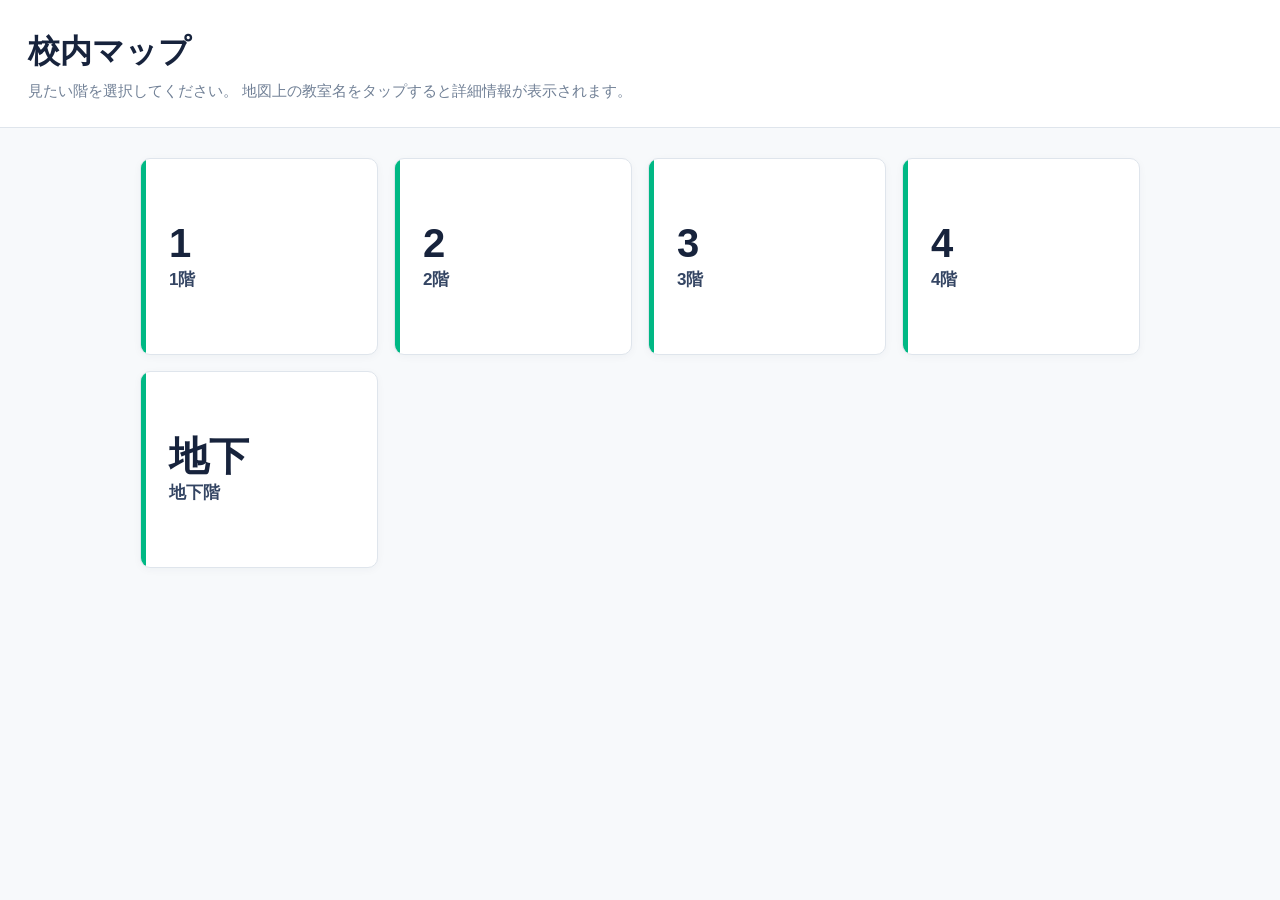
<file: index.html>
<!DOCTYPE html>
<html lang="ja">

<head>
    <meta charset="UTF-8">

    <meta
        name="viewport"
        content="width=device-width, initial-scale=1.0"
    >

    <title>校内マップ</title>

    <link rel="stylesheet" href="style.css">
</head>

<body>

    <header class="header">

        <h1>校内マップ</h1>

        <p>
            見たい階を選択してください。
            地図上の教室名をタップすると詳細情報が表示されます。
        </p>

    </header>

<main class="floor-menu">

    <a href="floor1.html" class="floor-card">
        <span>1</span>
        <strong>1階</strong>
    </a>

    <a href="floor2.html" class="floor-card">
        <span>2</span>
        <strong>2階</strong>
    </a>

    <a href="floor3.html" class="floor-card">
        <span>3</span>
        <strong>3階</strong>
    </a>

    <a href="floor4.html" class="floor-card">
        <span>4</span>
        <strong>4階</strong>
    </a>

    <a href="floor地下.html" class="floor-card">
        <span>地下</span>
        <strong>地下階</strong>
    </a>

</main>
</body>

</html>
</file>
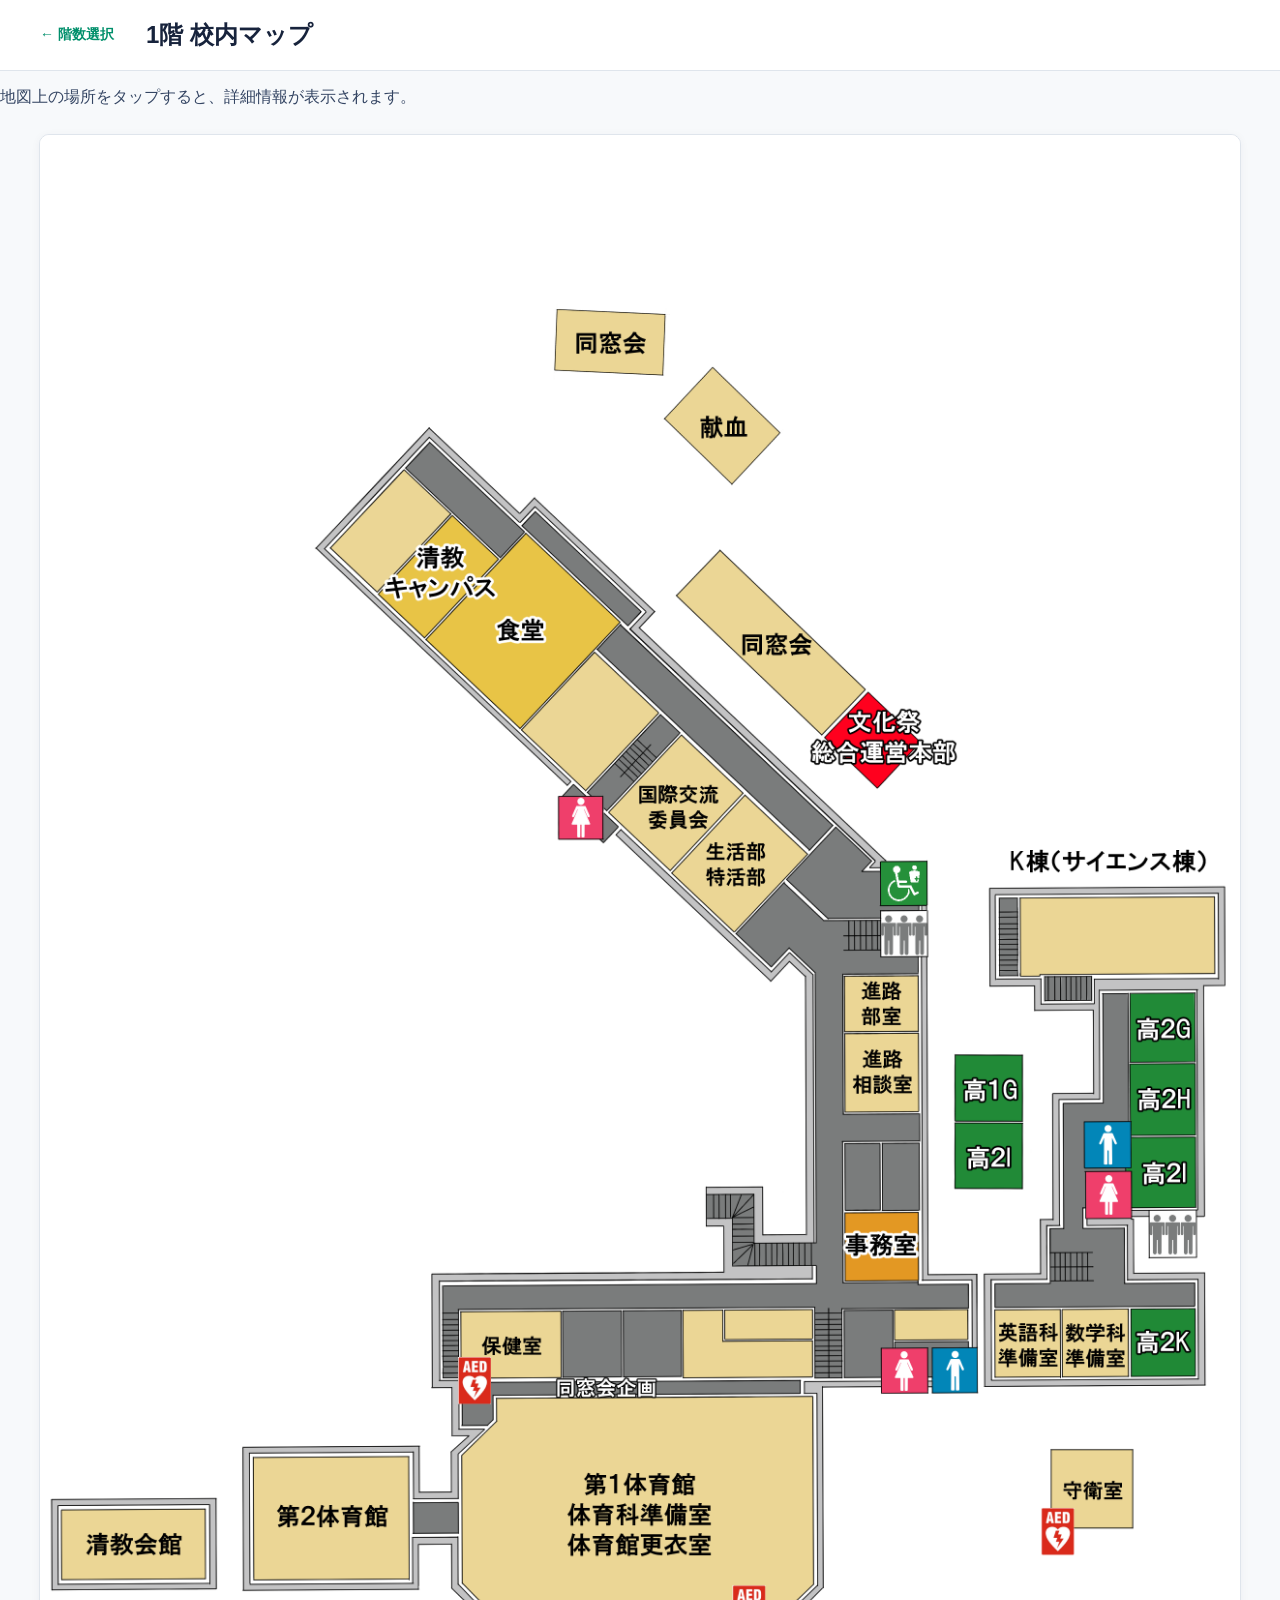
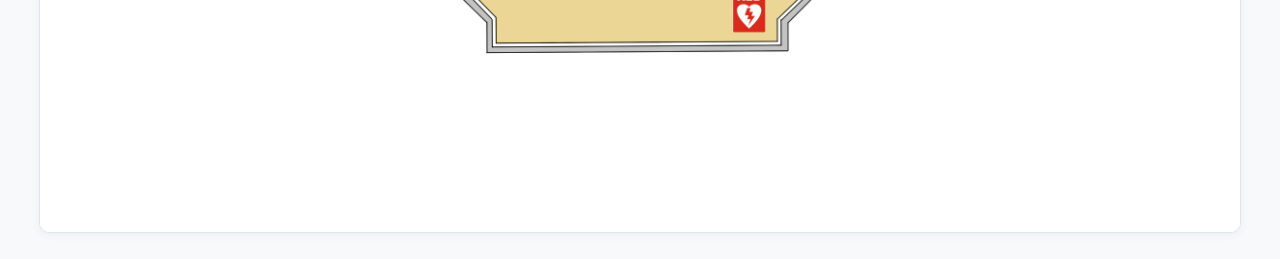
<file: floor1.html>
<!DOCTYPE html>
<html lang="ja">

<head>

    <meta charset="UTF-8">

    <meta
        name="viewport"
        content="width=device-width, initial-scale=1.0"
    >

    <title>1階 校内マップ</title>

    <link rel="stylesheet" href="style.css">

</head>


<body>

    <header class="map-header">

        <a
            href="index.html"
            class="back-button"
        >
            ← 階数選択
        </a>


        <h1>1階 校内マップ</h1>

    </header>


    <main>

    <p class="map-guide">
        地図上の場所をタップすると、詳細情報が表示されます。
    </p>

    <div class="map-container">
            <!--
                1階のマップ画像

                images/floor1.png
                をここに置いてください。
            -->

            <img
                src="floor1.png"
                class="map-image"
                alt="1階 校内マップ"
            >


            <!--
                JavaScriptがここに
                タップ領域を自動生成します。
            -->

            <div id="map-buttons"></div>

        </div>

    </main>


    <!-- ==========================
         ポップアップ
         ========================== -->

    <div
        id="popup-overlay"
        class="popup-overlay"
    >

        <div
            class="popup"
            role="dialog"
            aria-modal="true"
        >

            <button
                id="close-button"
                class="close-button"
                aria-label="閉じる"
            >
                ×
            </button>


            <div class="popup-content">

                <div
                    id="popup-category"
                    class="popup-category"
                ></div>


                <h2 id="popup-title"></h2>
                <img
                    id="popup-image"
                    class="popup-image"
                    alt=""
                >

                <p
                    id="popup-description"
                    class="popup-description"
                ></p>


                <div class="popup-details">

                    <div class="detail">

                        <span class="detail-label">
                            📍 場所
                        </span>

                        <span id="popup-location">
                        </span>

                    </div>


                    <div class="detail">

                        <span class="detail-label">
                            🕐 利用時間
                        </span>

                        <span id="popup-time">
                        </span>

                    </div>

                </div>

            </div>

        </div>

    </div>


<script src="script.js?v=3"></script>

</body>

</html>
</file>
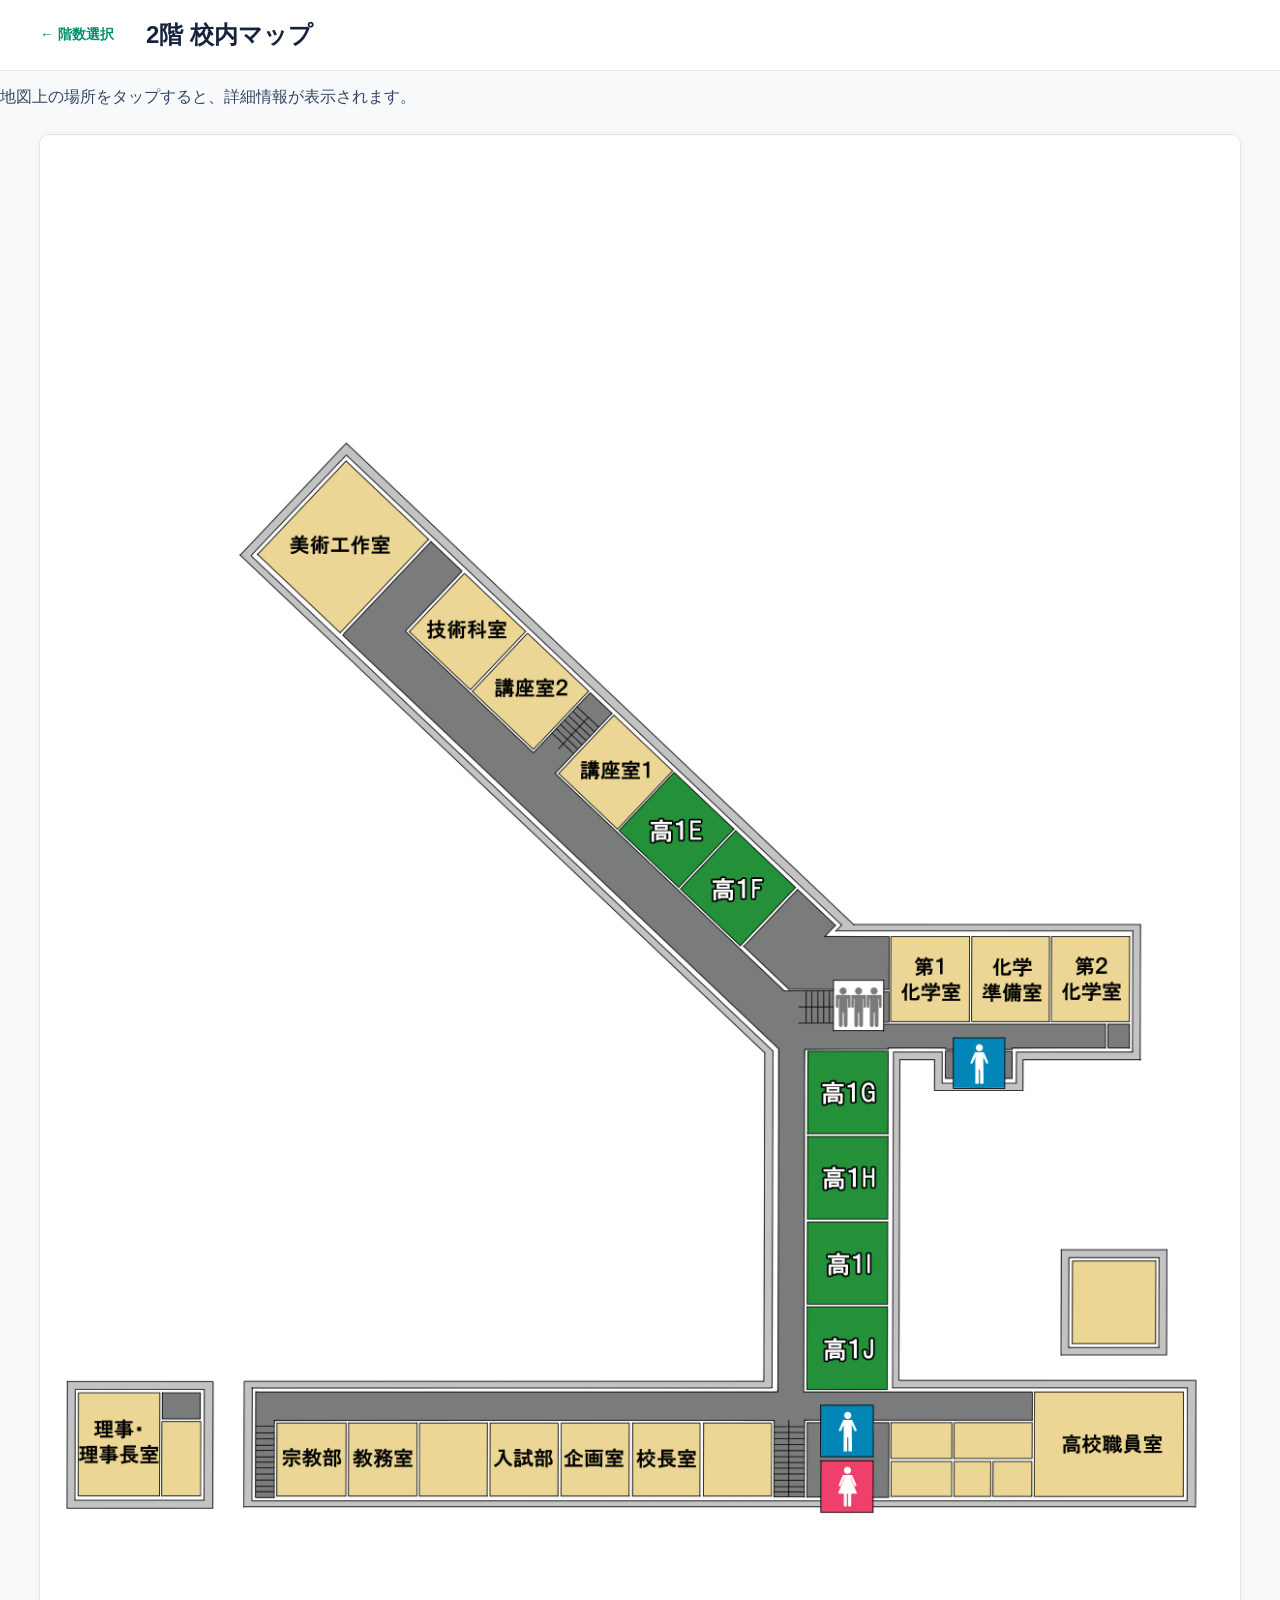
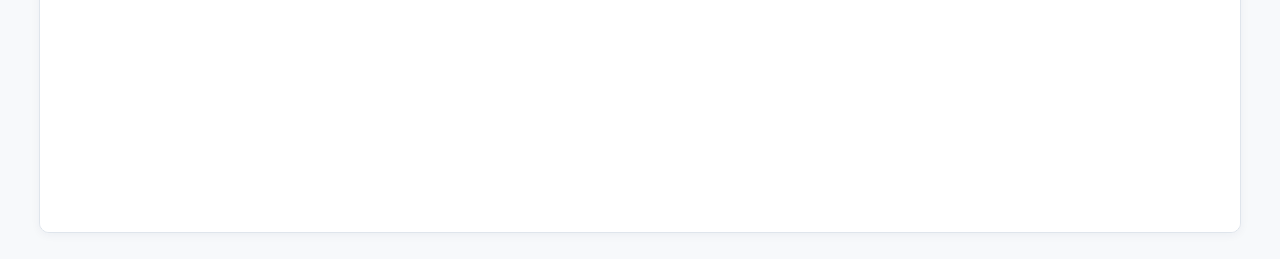
<file: floor2.html>
<!DOCTYPE html>
<html lang="ja">

<head>

    <meta charset="UTF-8">

    <meta
        name="viewport"
        content="width=device-width, initial-scale=1.0"
    >

    <title>2階 校内マップ</title>

    <link rel="stylesheet" href="style.css">

</head>


<body>

    <header class="map-header">

        <a
            href="index.html"
            class="back-button"
        >
            ← 階数選択
        </a>


        <h1>2階 校内マップ</h1>

    </header>


    <main>

    <p class="map-guide">
        地図上の場所をタップすると、詳細情報が表示されます。
    </p>

    <div class="map-container">

            <!--
                2階のマップ画像

                images/floor2.png
                をここに置いてください。
            -->

            <img
                src="floor2.png"
                class="map-image"
                alt="2階 校内マップ"
            >


            <!--
                JavaScriptがここに
                タップ領域を自動生成します。
            -->

            <div id="map-buttons"></div>

        </div>

    </main>


    <!-- ==========================
         ポップアップ
         ========================== -->

    <div
        id="popup-overlay"
        class="popup-overlay"
    >

        <div
            class="popup"
            role="dialog"
            aria-modal="true"
        >

            <button
                id="close-button"
                class="close-button"
                aria-label="閉じる"
            >
                ×
            </button>


            <div class="popup-content">

                <div
                    id="popup-category"
                    class="popup-category"
                ></div>


                <h2 id="popup-title"></h2>
                <img
                    id="popup-image"
                    class="popup-image"
                    alt=""
                >


                <p
                    id="popup-description"
                    class="popup-description"
                ></p>


                <div class="popup-details">

                    <div class="detail">

                        <span class="detail-label">
                            📍 場所
                        </span>

                        <span id="popup-location">
                        </span>

                    </div>


                    <div class="detail">

                        <span class="detail-label">
                            🕐 利用時間
                        </span>

                        <span id="popup-time">
                        </span>

                    </div>

                </div>

            </div>

        </div>

    </div>


    <script src="script.js?v=3"></script>

</body>

</html>
</file>
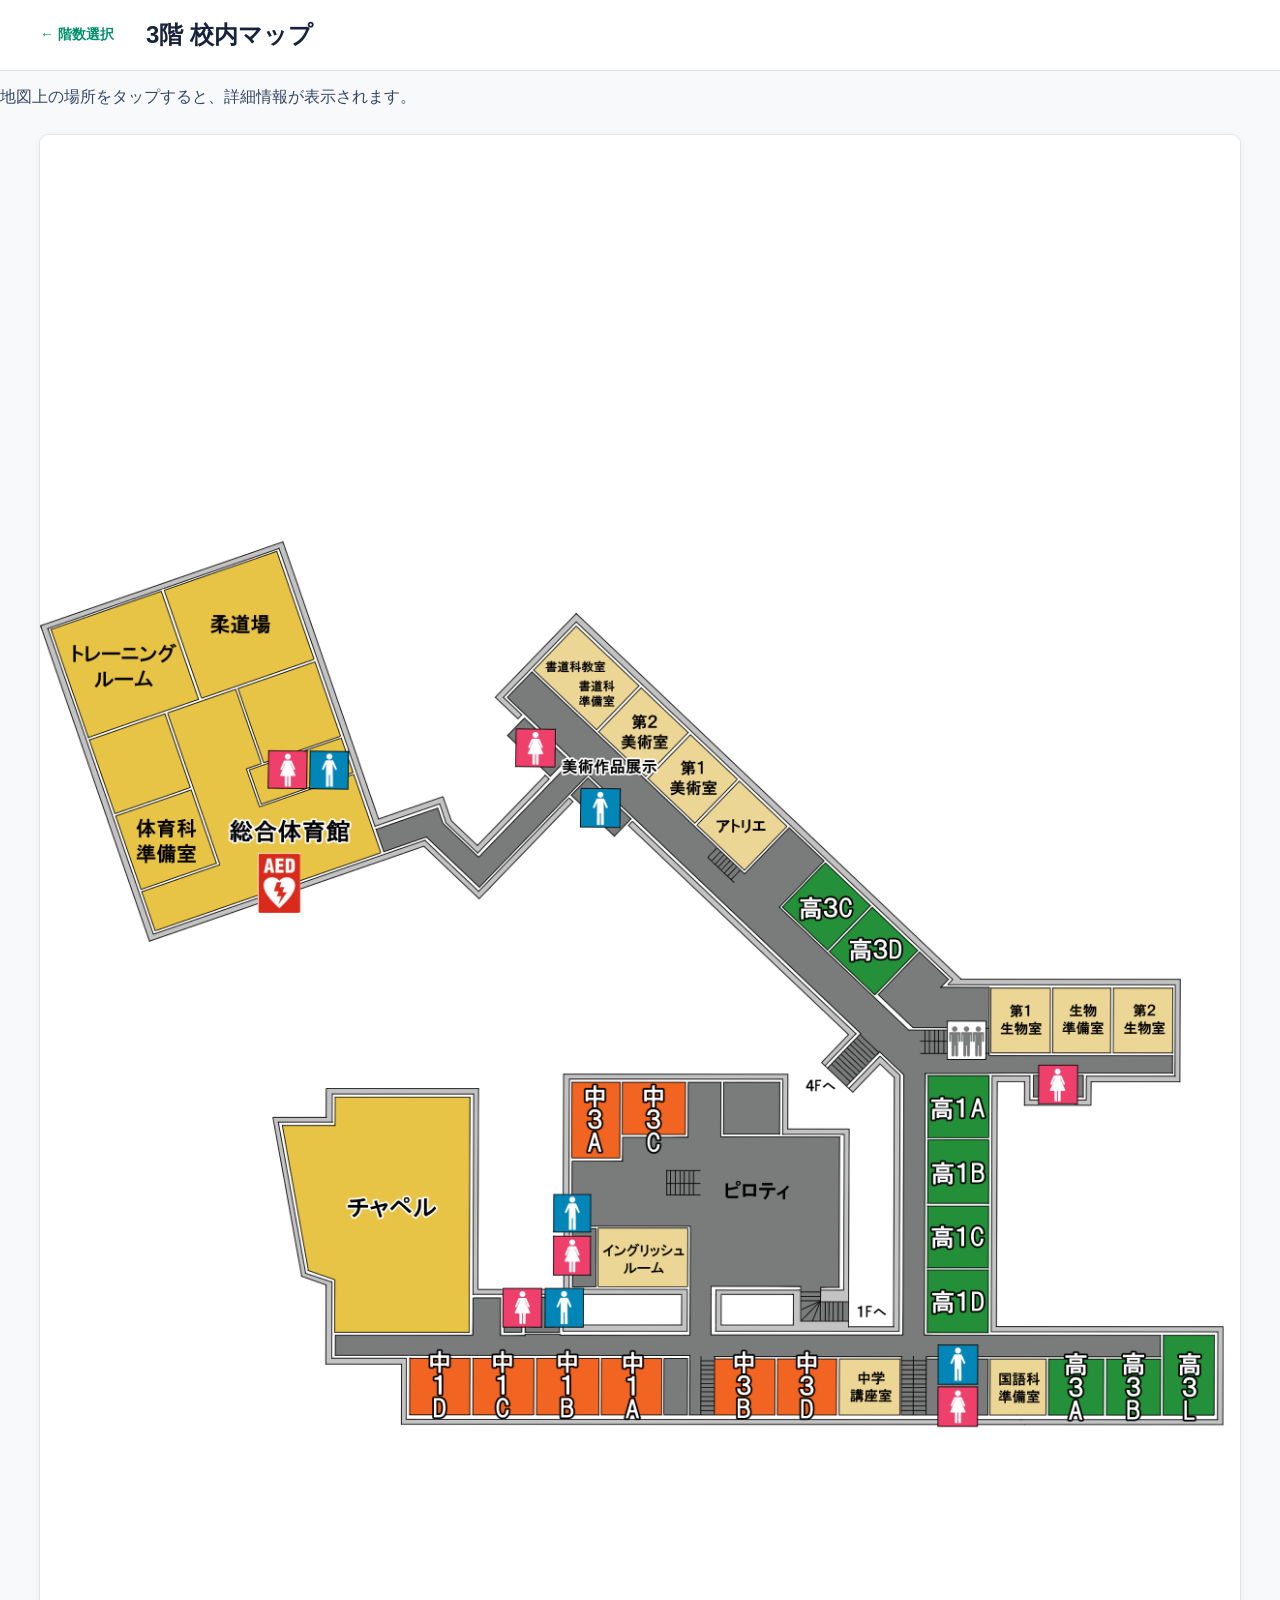
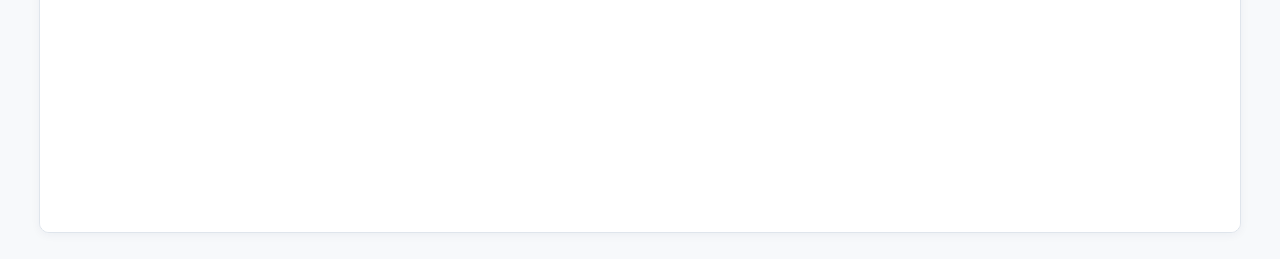
<file: floor3.html>
<!DOCTYPE html>
<html lang="ja">

<head>

    <meta charset="UTF-8">

    <meta
        name="viewport"
        content="width=device-width, initial-scale=1.0"
    >

    <title>3階 校内マップ</title>

    <link rel="stylesheet" href="style.css">

</head>


<body>

    <header class="map-header">

        <a
            href="index.html"
            class="back-button"
        >
            ← 階数選択
        </a>


        <h1>3階 校内マップ</h1>

    </header>


    <main>

    <p class="map-guide">
        地図上の場所をタップすると、詳細情報が表示されます。
    </p>

    <div class="map-container">

            <!--
                3階のマップ画像

                images/floor3.png
                をここに置いてください。
            -->

            <img
                src="floor3.png"
                class="map-image"
                alt="3階 校内マップ"
            >


            <!--
                JavaScriptがここに
                タップ領域を自動生成します。
            -->

            <div id="map-buttons"></div>

        </div>

    </main>


    <!-- ==========================
         ポップアップ
         ========================== -->

    <div
        id="popup-overlay"
        class="popup-overlay"
    >

        <div
            class="popup"
            role="dialog"
            aria-modal="true"
        >

            <button
                id="close-button"
                class="close-button"
                aria-label="閉じる"
            >
                ×
            </button>


            <div class="popup-content">

                <div
                    id="popup-category"
                    class="popup-category"
                ></div>


                <h2 id="popup-title"></h2>
                <img
                    id="popup-image"
                    class="popup-image"
                    alt=""
                >

                <p
                    id="popup-description"
                    class="popup-description"
                ></p>


                <div class="popup-details">

                    <div class="detail">

                        <span class="detail-label">
                            📍 場所
                        </span>

                        <span id="popup-location">
                        </span>

                    </div>


                    <div class="detail">

                        <span class="detail-label">
                            🕐 利用時間
                        </span>

                        <span id="popup-time">
                        </span>

                    </div>

                </div>

            </div>

        </div>

    </div>


    <script src="script.js?v=3"></script>

</body>

</html>
</file>
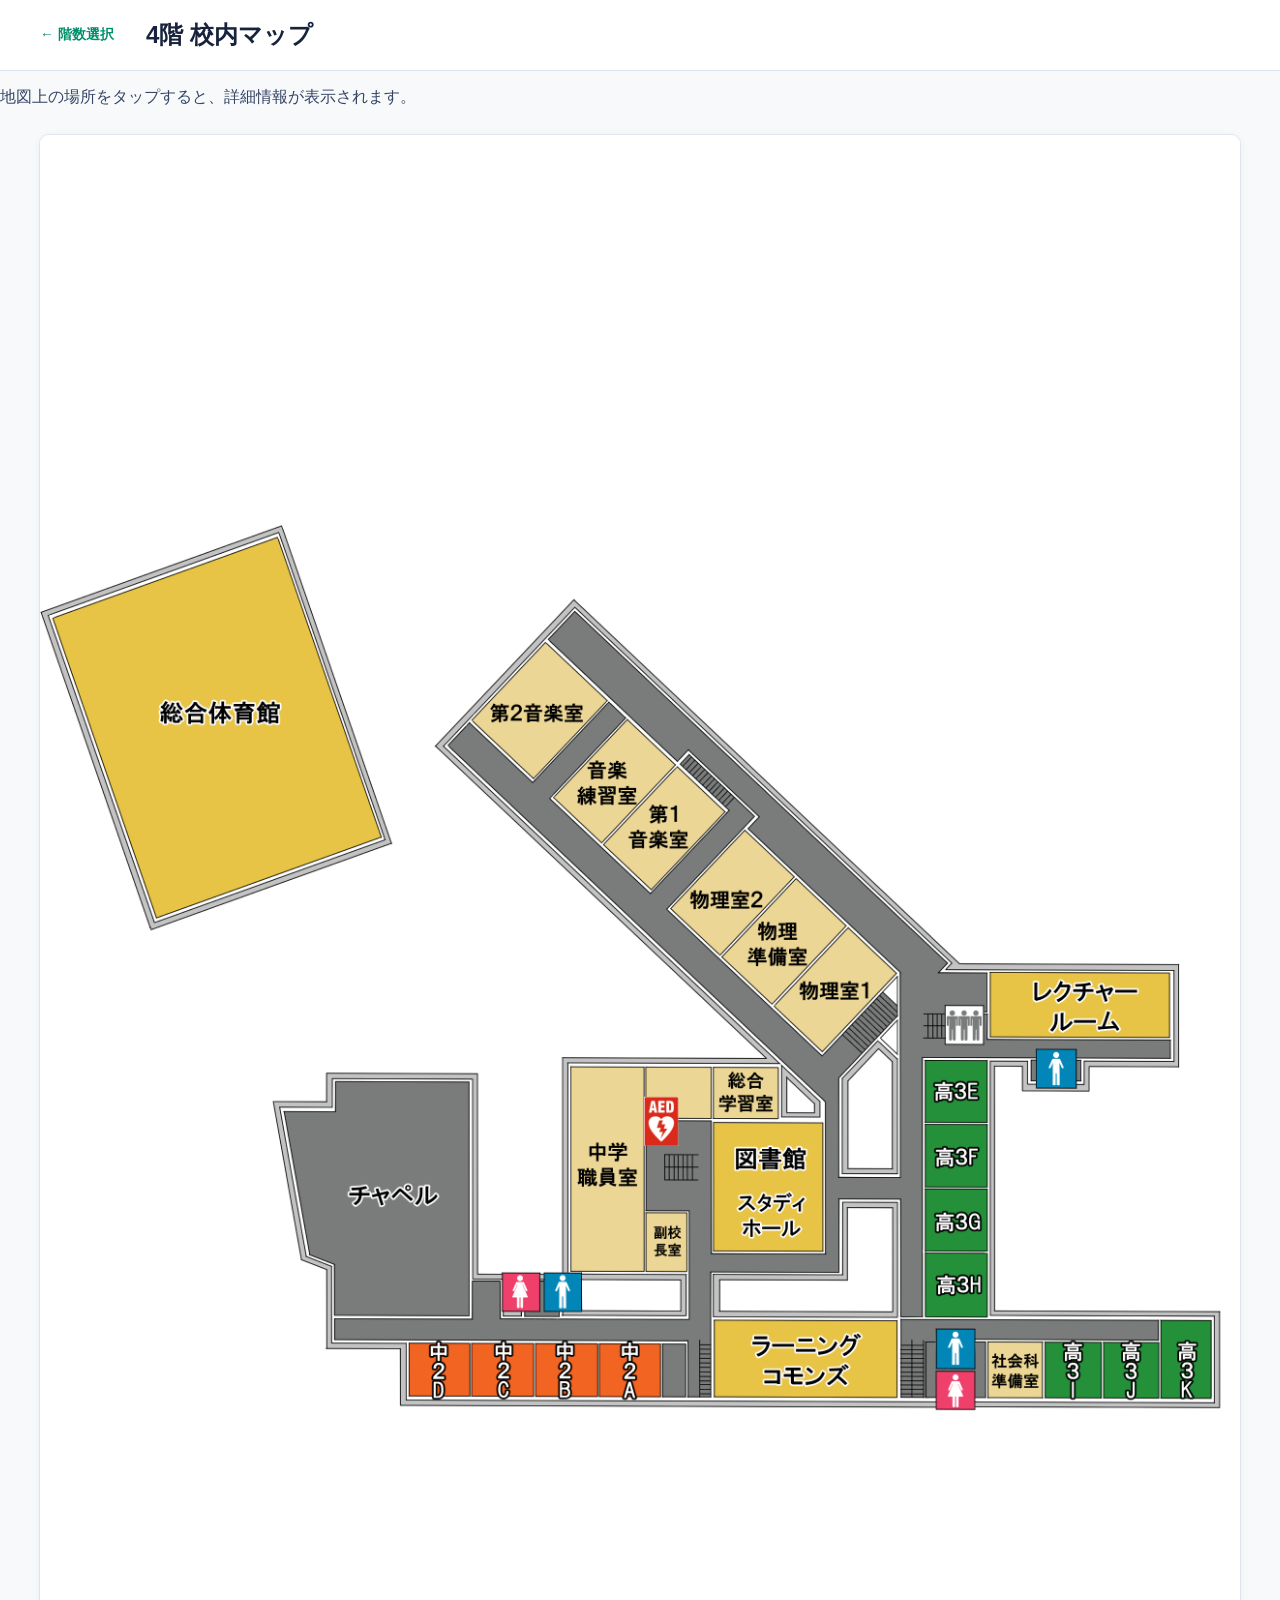
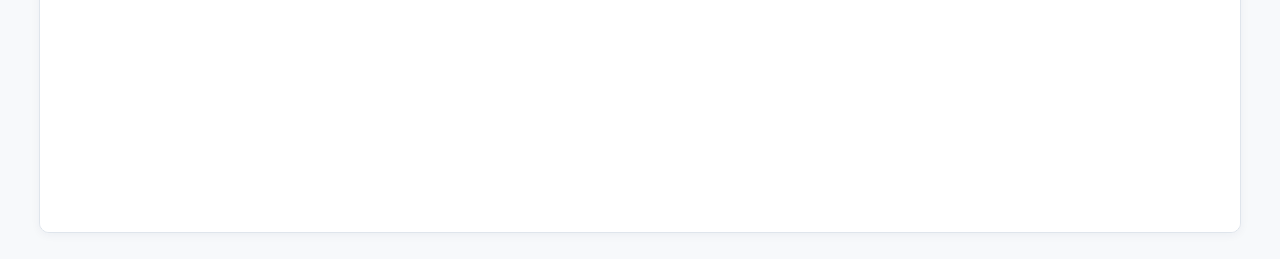
<file: floor4.html>
<!DOCTYPE html>
<html lang="ja">

<head>

    <meta charset="UTF-8">

    <meta
        name="viewport"
        content="width=device-width, initial-scale=1.0"
    >

    <title>4階 校内マップ</title>

    <link rel="stylesheet" href="style.css">

</head>


<body>

    <header class="map-header">

        <a
            href="index.html"
            class="back-button"
        >
            ← 階数選択
        </a>


        <h1>4階 校内マップ</h1>

    </header>


   <main>

    <p class="map-guide">
        地図上の場所をタップすると、詳細情報が表示されます。
    </p>

    <div class="map-container">

            <!--
                4階のマップ画像

                images/floor4.png
                をここに置いてください。
            -->

            <img
                src="floor4.png"
                class="map-image"
                alt="4階 校内マップ"
            >


            <!--
                JavaScriptがここに
                タップ領域を自動生成します。
            -->

            <div id="map-buttons"></div>

        </div>

    </main>


    <!-- ==========================
         ポップアップ
         ========================== -->

    <div
        id="popup-overlay"
        class="popup-overlay"
    >

        <div
            class="popup"
            role="dialog"
            aria-modal="true"
        >

            <button
                id="close-button"
                class="close-button"
                aria-label="閉じる"
            >
                ×
            </button>


            <div class="popup-content">

                <div
                    id="popup-category"
                    class="popup-category"
                ></div>


                <h2 id="popup-title"></h2>

                <img
                    id="popup-image"
                    class="popup-image"
                    alt=""
                >

                <p
                    id="popup-description"
                    class="popup-description"
                ></p>


                <div class="popup-details">

                    <div class="detail">

                        <span class="detail-label">
                            📍 場所
                        </span>

                        <span id="popup-location">
                        </span>

                    </div>


                    <div class="detail">

                        <span class="detail-label">
                            🕐 利用時間
                        </span>

                        <span id="popup-time">
                        </span>

                    </div>

                </div>

            </div>

        </div>

    </div>


    <script src="script.js?v=3"></script>

</body>

</html>
</file>
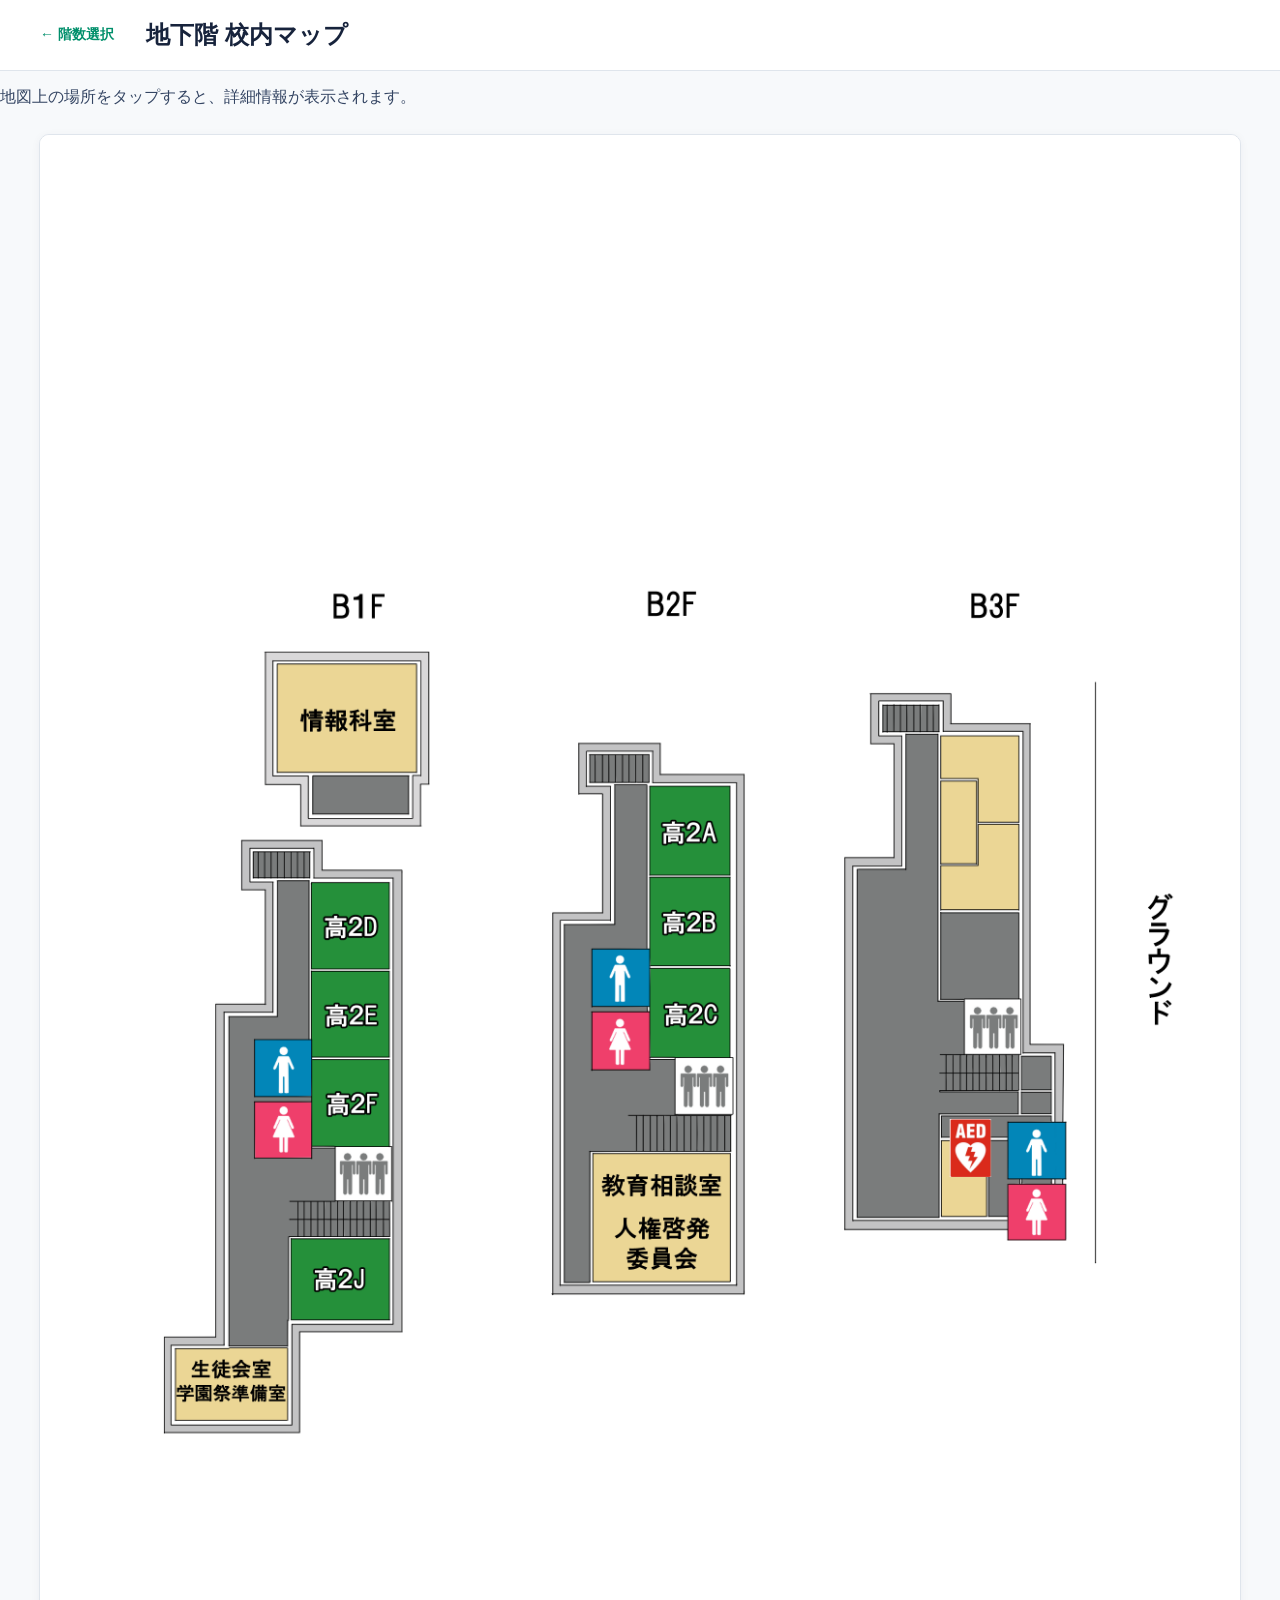
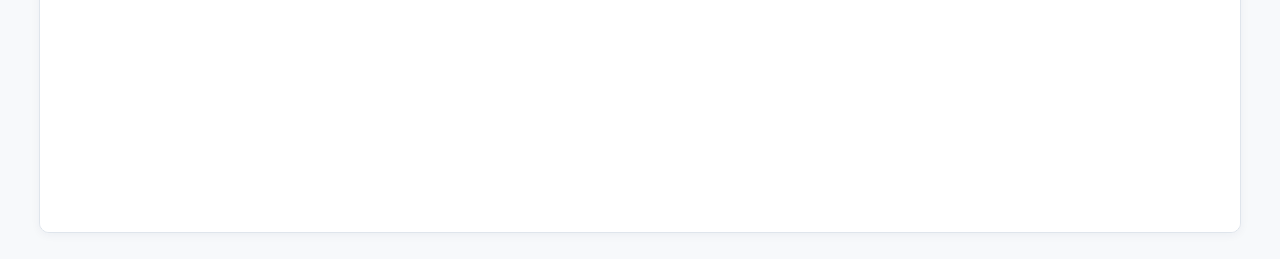
<file: floor地下.html>
<!DOCTYPE html>
<html lang="ja">

<head>

    <meta charset="UTF-8">

    <meta
        name="viewport"
        content="width=device-width, initial-scale=1.0"
    >

    <title>地下階 校内マップ</title>

    <link rel="stylesheet" href="style.css">

</head>


<body>

    <header class="map-header">

        <a
            href="index.html"
            class="back-button"
        >
            ← 階数選択
        </a>


        <h1>地下階 校内マップ</h1>

    </header>


<main>

    <p class="map-guide">
        地図上の場所をタップすると、詳細情報が表示されます。
    </p>

    <div class="map-container">

            <!--
                地下階のマップ画像

                images/floor地下.png
                をここに置いてください。
            -->

            <img
                src="floor地下.png"
                class="map-image"
                alt="地下階 校内マップ"
            >


            <!--
                JavaScriptがここに
                タップ領域を自動生成します。
            -->

            <div id="map-buttons"></div>

        </div>

    </main>


    <!-- ==========================
         ポップアップ
         ========================== -->

    <div
        id="popup-overlay"
        class="popup-overlay"
    >

        <div
            class="popup"
            role="dialog"
            aria-modal="true"
        >

            <button
                id="close-button"
                class="close-button"
                aria-label="閉じる"
            >
                ×
            </button>


            <div class="popup-content">

                <div
                    id="popup-category"
                    class="popup-category"
                ></div>


                <h2 id="popup-title"></h2>
                
                <img
                    id="popup-image"
                    class="popup-image"
                    alt=""
                >
                
                <p
                    id="popup-description"
                    class="popup-description"
                ></p>


                <div class="popup-details">

                    <div class="detail">

                        <span class="detail-label">
                            📍 場所
                        </span>

                        <span id="popup-location">
                        </span>

                    </div>


                    <div class="detail">

                        <span class="detail-label">
                            🕐 利用時間
                        </span>

                        <span id="popup-time">
                        </span>

                    </div>

                </div>

            </div>

        </div>

    </div>


    <script src="script.js?v=3"></script>

</body>

</html>
</file>
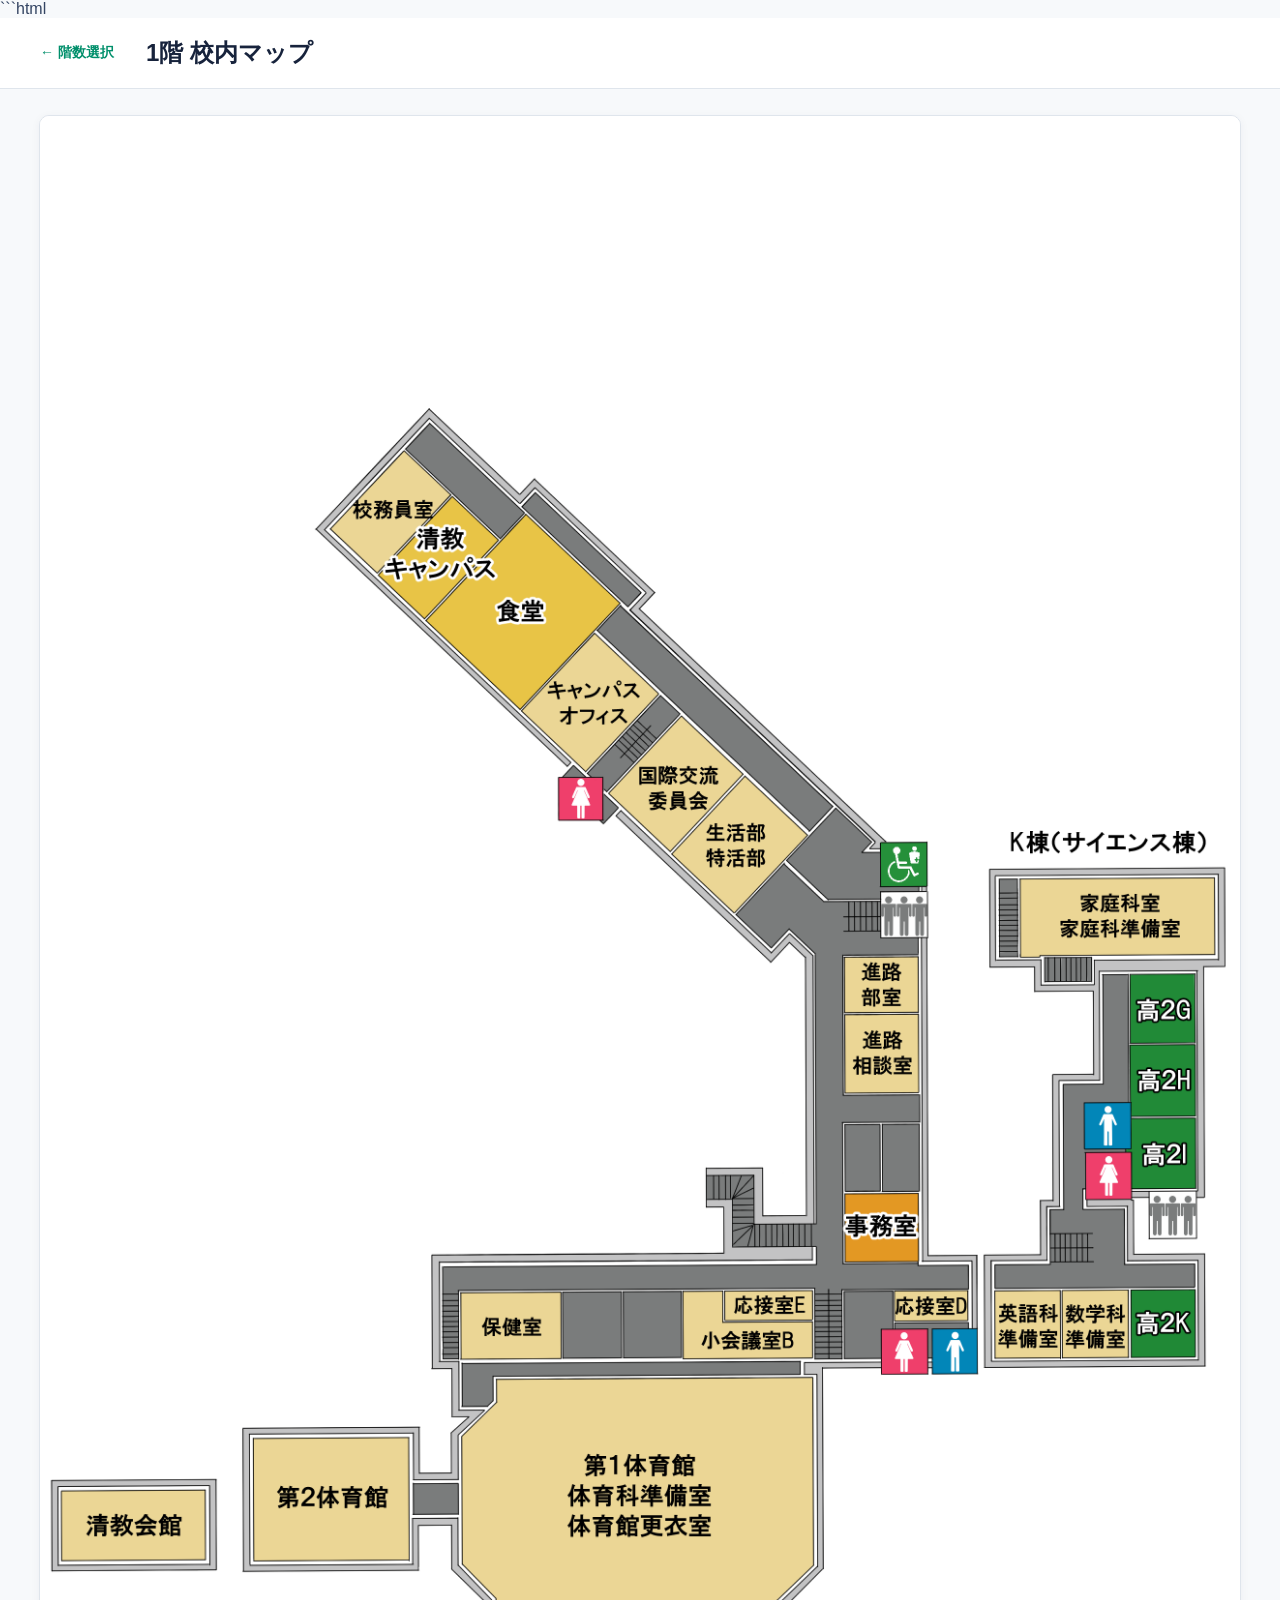
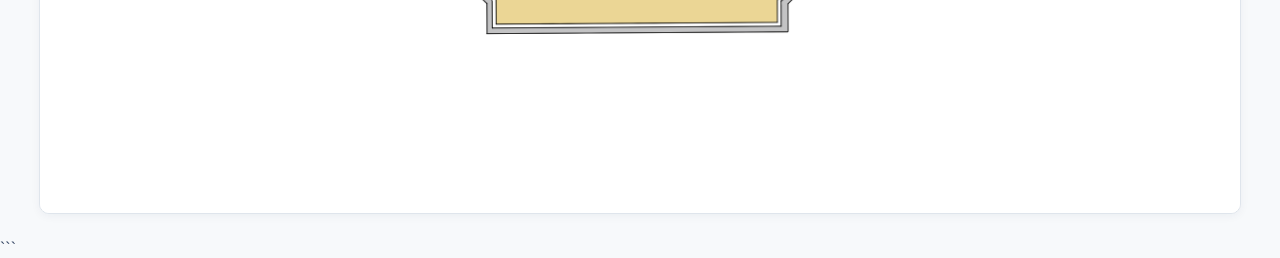
<file: school-map/floor1.html>
```html
<!DOCTYPE html>
<html lang="ja">

<head>

    <meta charset="UTF-8">

    <meta
        name="viewport"
        content="width=device-width, initial-scale=1.0"
    >

    <title>1階 校内マップ</title>

    <link rel="stylesheet" href="style.css">

</head>


<body>

    <header class="map-header">

        <a
            href="index.html"
            class="back-button"
        >
            ← 階数選択
        </a>


        <h1>1階 校内マップ</h1>

    </header>


    <main>

        <div class="map-container">

            <!--
                1階のマップ画像

                images/floor1.png
                をここに置いてください。
            -->

            <img
                src="floor1.png"
                class="map-image"
                alt="1階 校内マップ"
            >


            <!--
                JavaScriptがここに
                タップ領域を自動生成します。
            -->

            <div id="map-buttons"></div>

        </div>

    </main>


    <!-- ==========================
         ポップアップ
         ========================== -->

    <div
        id="popup-overlay"
        class="popup-overlay"
    >

        <div
            class="popup"
            role="dialog"
            aria-modal="true"
        >

            <button
                id="close-button"
                class="close-button"
                aria-label="閉じる"
            >
                ×
            </button>


            <div class="popup-content">

                <div
                    id="popup-category"
                    class="popup-category"
                ></div>


                <h2 id="popup-title"></h2>


                <p
                    id="popup-description"
                    class="popup-description"
                ></p>


                <div class="popup-details">

                    <div class="detail">

                        <span class="detail-label">
                            📍 場所
                        </span>

                        <span id="popup-location">
                        </span>

                    </div>


                    <div class="detail">

                        <span class="detail-label">
                            🕐 利用時間
                        </span>

                        <span id="popup-time">
                        </span>

                    </div>

                </div>

            </div>

        </div>

    </div>


    <script src="script.js"></script>

</body>

</html>
```
</file>
<file: style.css>
css 
/* ======================================== 
   全体 
======================================== */ 
 
* { 
    box-sizing: border-box; 
} 
 
:root { 
    --green: #00b884; 
    --green-dark: #008f6b; 
    --green-light: #e8f9f3; 
 
    --navy: #17233c; 
    --text: #344563; 
    --sub-text: #718096; 
 
    --background: #f7f9fb; 
    --white: #ffffff; 
 
    --border: #dfe5ec; 
} 
 
body { 
    margin: 0; 
 
    font-family: 
        -apple-system, 
        BlinkMacSystemFont, 
        "Yu Gothic", 
        "Hiragino Kaku Gothic ProN", 
        Meiryo, 
        sans-serif; 
 
    background: var(--background); 
 
    color: var(--text); 
} 
 
 
/* ======================================== 
   トップページ 
======================================== */ 
 
.header { 
    padding: 30px 28px 26px; 
 
    background: var(--white); 
 
    border-bottom: 1px solid var(--border); 
} 
 
.header h1 { 
    margin: 0 0 8px; 
 
    color: var(--navy); 
 
    font-size: 32px; 
    font-weight: 700; 
} 
 
.header p { 
    margin: 0; 
 
    color: var(--sub-text); 
 
    font-size: 15px; 
} 
 
 
/* ======================================== 
   階数カード 
======================================== */ 
 
.floor-menu { 
    display: grid; 
 
    grid-template-columns: 
        repeat(auto-fit, minmax(220px, 1fr)); 
 
    gap: 16px; 
 
    width: calc(100% - 48px); 
 
    max-width: 1000px; 
 
    margin: 30px auto; 
} 
 
 
.floor-card { 
    position: relative; 
 
    display: flex; 
 
    flex-direction: column; 
 
    justify-content: center; 
 
    align-items: flex-start; 
 
    min-height: 145px; 
 
    padding: 25px 28px; 
 
    overflow: hidden; 
 
    background: var(--white); 
 
    border: 1px solid var(--border); 
 
    border-radius: 10px; 
 
    color: var(--navy); 
 
    text-decoration: none; 
 
    box-shadow: 
        0 2px 8px rgba(20, 40, 70, 0.04); 
 
    transition: 
        transform 0.15s ease, 
        border-color 0.15s ease, 
        box-shadow 0.15s ease; 
} 
 
 
.floor-card:hover { 
    transform: translateY(-2px); 
 
    border-color: var(--green); 
 
    box-shadow: 
        0 5px 18px rgba(20, 40, 70, 0.09); 
} 
 
 
/* 左側の緑ライン */ 
 
.floor-card::before { 
    content: ""; 
 
    position: absolute; 
 
    top: 0; 
    left: 0; 
 
    width: 5px; 
    height: 100%; 
 
    background: var(--green); 
} 
 
 
.floor-card span { 
    margin-bottom: 5px; 
 
    color: var(--navy); 
 
    font-size: 40px; 
 
    font-weight: 700; 
 
    line-height: 1; 
} 
 
 
.floor-card strong { 
    color: var(--text); 
 
    font-size: 17px; 
 
    font-weight: 600; 
} 
 
 
/* ======================================== 
   階ページのヘッダー 
======================================== */ 
 
.map-header { 
    display: flex; 
 
    align-items: center; 
 
    gap: 20px; 
 
    padding: 18px 28px; 
 
    background: var(--white); 
 
    border-bottom: 1px solid var(--border); 
} 
 
 
.map-header h1 { 
    margin: 0; 
 
    color: var(--navy); 
 
    font-size: 24px; 
 
    font-weight: 700; 
} 
 
 
.back-button { 
    padding: 8px 12px; 
 
    border-radius: 6px; 
 
    color: var(--green-dark); 
 
    font-size: 14px; 
 
    font-weight: 600; 
 
    text-decoration: none; 
 
    transition: 0.15s ease; 
} 
 
 
.back-button:hover { 
    background: var(--green-light); 
} 
 
 
/* ======================================== 
   マップ 
======================================== */ 
 
.map-container { 
    position: relative; 
 
    width: calc(100% - 48px); 
 
    max-width: 1200px; 
 
    margin: 26px auto; 
 
    overflow: hidden; 
 
    background: var(--white); 
 
    border: 1px solid var(--border); 
 
    border-radius: 10px; 
 
    box-shadow: 
        0 2px 10px rgba(20, 40, 70, 0.05); 
} 
 
 
.map-image { 
    display: block; 
 
    width: 100%; 
 
    height: auto; 
} 
 
 
/* ======================================== 
   マップ上のボタン 
======================================== */ 
 
#map-buttons { 
    position: absolute; 
 
    inset: 0; 
 
    pointer-events: none; 
} 
 
 
.map-button { 
    position: absolute; 
 
    display: flex; 
    align-items: center; 
    justify-content: center; 
 
    padding: 0; 
 
    pointer-events: auto; 
 
    background: transparent; 
    border: 1px solid transparent; 
 
    border-radius: 5px; 
 
    color: var(--navy); 
    cursor: pointer; 
 
    font-family: inherit; 
    font-size: inherit; 
    font-weight: normal; 
 
    transition: 
        background 0.15s ease, 
        border-color 0.15s ease, 
        box-shadow 0.15s ease; 
} 
 
 
/* ======================================== 
   ★ ポップアップあり 
======================================== */ 
 
/* 
   popup: true の場所だけ 
   このデザインになる。 
 
   → 薄い緑 
   → 緑の枠 
   → 太字 
   → 下線 
*/ 
 
.map-button.has-popup {
    background: transparent;
    border: 1px solid transparent;
    color: var(--green-dark);
    font-weight: 700;
    text-decoration: underline;
    text-decoration-color: var(--green);
    text-decoration-thickness: 2px;
    text-underline-offset: 3px;
    box-shadow: none;
}
 
 
/* マウスを乗せたとき */ 
 
.map-button.has-popup:hover {
    background: transparent;
    border-color: transparent;
    box-shadow: none;
}
 
 
/* タップした瞬間 */ 
 
.map-button.has-popup:active {
    background: transparent;
    transform: scale(0.98);
}
 
 
/* ======================================== 
   ポップアップ背景 
======================================== */ 
 
.popup-overlay { 
    position: fixed; 
    inset: 0; 
    z-index: 1000; 
 
    display: none; 
 
    align-items: center; 
    justify-content: center; 
 
    padding: 24px; 
 
    background: rgba(23, 35, 60, 0.48); 
 
    backdrop-filter: blur(3px); 
} 
 
.popup-overlay.active { 
    display: flex; 
 
    animation: fade-in 0.2s ease; 
} 
 
 
/* ======================================== 
   ポップアップ本体 
======================================== */ 
 
.popup { 
    position: relative; 
 
    width: 100%; 
    max-width: 720px; 
    max-height: 85vh; 
 
    overflow-y: auto; 
 
    background: var(--white); 
 
    border: 1px solid var(--border); 
    border-radius: 12px; 
 
    box-shadow: 
        0 15px 50px rgba(0, 0, 0, 0.18); 
 
    animation: popup-open 0.2s ease; 
} 
 
 
.popup-content { 
    padding: 38px; 
} 
 
/* ======================================== 
   ポップアップ画像 
======================================== */ 
 
.popup-image { 
    display: none; 
 
    width: 100%; 
    max-width: 500px; 
    max-height: 350px; 
 
    object-fit: contain; 
 
    margin: 15px auto; 
 
    border-radius: 8px; 
} 
 
 
/* ======================================== 
   ポップアップのカテゴリ 
======================================== */ 
 
.popup-category { 
    display: inline-block; 
 
    margin-bottom: 10px; 
 
    padding: 5px 10px; 
 
    background: var(--green-light); 
 
    border-radius: 5px; 
 
    color: var(--green-dark); 
 
    font-size: 12px; 
 
    font-weight: 600; 
} 
 
 
/* ======================================== 
   ポップアップタイトル 
======================================== */ 
 
.popup h2 { 
    margin: 0 0 18px; 
 
    color: var(--navy); 
 
    font-size: 28px; 
 
    font-weight: 700; 
} 
 
 
/* ======================================== 
   ポップアップ説明 
======================================== */ 
 
.popup-description { 
    margin: 0 0 25px; 
 
    color: var(--text); 
 
    font-size: 15px; 
 
    line-height: 1.8; 
 
    white-space: pre-line; 
} 
 
 
/* ======================================== 
   ポップアップ詳細情報 
======================================== */ 
 
.popup-details { 
    display: grid; 
 
    gap: 8px; 
} 
 
 
.detail { 
    display: flex; 
 
    flex-direction: column; 
 
    gap: 3px; 
 
    padding: 12px 14px; 
 
    background: #f7f9fb; 
 
    border: 1px solid var(--border); 
 
    border-radius: 6px; 
} 
 
 
.detail-label { 
    color: var(--sub-text); 
 
    font-size: 12px; 
 
    font-weight: 600; 
} 
 
 
/* ======================================== 
   ポップアップ閉じるボタン 
======================================== */ 
 
.close-button { 
    position: absolute; 
 
    top: 12px; 
    right: 12px; 
 
    width: 36px; 
    height: 36px; 
 
    border: 1px solid var(--border); 
 
    border-radius: 6px; 
 
    background: var(--white); 
 
    color: var(--text); 
 
    font-size: 24px; 
 
    line-height: 1; 
 
    cursor: pointer; 
 
    transition: 0.15s ease; 
} 
 
 
.close-button:hover { 
    background: var(--green-light); 
 
    border-color: var(--green); 
 
    color: var(--green-dark); 
} 
 
 
/* ======================================== 
   アニメーション 
======================================== */ 
 
@keyframes fade-in { 
 
    from { 
        opacity: 0; 
    } 
 
    to { 
        opacity: 1; 
    } 
 
} 
 
 
@keyframes popup-open { 
 
    from { 
        opacity: 0; 
 
        transform: 
            translateY(10px) 
            scale(0.98); 
    } 
 
    to { 
        opacity: 1; 
 
        transform: 
            translateY(0) 
            scale(1); 
    } 
 
} 
 
 
/* ======================================== 
   スマホ対応 
======================================== */ 
 
@media (max-width: 600px) { 
 
    .header { 
        padding: 25px 18px; 
    } 
 
 
    .header h1 { 
        font-size: 27px; 
    } 
 
 
    .header p { 
        font-size: 14px; 
    } 
 
 
    .floor-menu { 
        width: calc(100% - 24px); 
 
        grid-template-columns: 1fr; 
 
        margin-top: 20px; 
    } 
 
 
    .floor-card { 
        min-height: 115px; 
 
        padding: 20px 24px; 
    } 
 
 
    .floor-card span { 
        font-size: 34px; 
    } 
 
 
    .map-header { 
        padding: 14px 16px; 
 
        gap: 10px; 
    } 
 
 
    .map-header h1 { 
        font-size: 19px; 
    } 
 
 
    .map-container { 
        width: calc(100% - 20px); 
 
        margin: 15px auto; 
    } 
 
 
    .popup-overlay { 
        padding: 12px; 
    } 
 
 
    .popup-content { 
        padding: 32px 20px 25px; 
    } 
 
 
    .popup h2 { 
        font-size: 24px; 
   　｝
   /* タップ領域を完全に透明にする */
.map-button,
.map-button.has-popup,
.map-button.has-popup:hover,
.map-button.has-popup:active {
    background: transparent !important;
    border: none !important;
    box-shadow: none !important;
}
    }　
.map-guide {
    text-align: center;
    margin: 12px 0;
    font-size: 14px;
    color: #555;
}
</file>
<file: school-map/style.css>
css
/* ========================================
   全体
======================================== */

* {
    box-sizing: border-box;
}

:root {
    --green: #00b884;
    --green-dark: #008f6b;
    --green-light: #e8f9f3;

    --navy: #17233c;
    --text: #344563;
    --sub-text: #718096;

    --background: #f7f9fb;
    --white: #ffffff;

    --border: #dfe5ec;
}

body {
    margin: 0;

    font-family:
        -apple-system,
        BlinkMacSystemFont,
        "Yu Gothic",
        "Hiragino Kaku Gothic ProN",
        Meiryo,
        sans-serif;

    background: var(--background);

    color: var(--text);
}


/* ========================================
   トップページ
======================================== */

.header {
    padding: 30px 28px 26px;

    background: var(--white);

    border-bottom: 1px solid var(--border);
}

.header h1 {
    margin: 0 0 8px;

    color: var(--navy);

    font-size: 32px;
    font-weight: 700;
}

.header p {
    margin: 0;

    color: var(--sub-text);

    font-size: 15px;
}


/* ========================================
   階数カード
======================================== */

.floor-menu {
    display: grid;

    grid-template-columns:
        repeat(auto-fit, minmax(220px, 1fr));

    gap: 16px;

    width: calc(100% - 48px);

    max-width: 1000px;

    margin: 30px auto;
}


.floor-card {
    position: relative;

    display: flex;

    flex-direction: column;

    justify-content: center;

    align-items: flex-start;

    min-height: 145px;

    padding: 25px 28px;

    overflow: hidden;

    background: var(--white);

    border: 1px solid var(--border);

    border-radius: 10px;

    color: var(--navy);

    text-decoration: none;

    box-shadow:
        0 2px 8px rgba(20, 40, 70, 0.04);

    transition:
        transform 0.15s ease,
        border-color 0.15s ease,
        box-shadow 0.15s ease;
}


.floor-card:hover {
    transform: translateY(-2px);

    border-color: var(--green);

    box-shadow:
        0 5px 18px rgba(20, 40, 70, 0.09);
}


/* 左側の緑ライン */

.floor-card::before {
    content: "";

    position: absolute;

    top: 0;
    left: 0;

    width: 5px;
    height: 100%;

    background: var(--green);
}


.floor-card span {
    margin-bottom: 5px;

    color: var(--navy);

    font-size: 40px;

    font-weight: 700;

    line-height: 1;
}


.floor-card strong {
    color: var(--text);

    font-size: 17px;

    font-weight: 600;
}


/* ========================================
   階ページのヘッダー
======================================== */

.map-header {
    display: flex;

    align-items: center;

    gap: 20px;

    padding: 18px 28px;

    background: var(--white);

    border-bottom: 1px solid var(--border);
}


.map-header h1 {
    margin: 0;

    color: var(--navy);

    font-size: 24px;

    font-weight: 700;
}


.back-button {
    padding: 8px 12px;

    border-radius: 6px;

    color: var(--green-dark);

    font-size: 14px;

    font-weight: 600;

    text-decoration: none;

    transition: 0.15s ease;
}


.back-button:hover {
    background: var(--green-light);
}


/* ========================================
   マップ
======================================== */

.map-container {
    position: relative;

    width: calc(100% - 48px);

    max-width: 1200px;

    margin: 26px auto;

    overflow: hidden;

    background: var(--white);

    border: 1px solid var(--border);

    border-radius: 10px;

    box-shadow:
        0 2px 10px rgba(20, 40, 70, 0.05);
}


.map-image {
    display: block;

    width: 100%;

    height: auto;
}


/* ========================================
   マップ上のボタン
======================================== */

#map-buttons {
    position: absolute;

    inset: 0;

    pointer-events: none;
}


.map-button {
    position: absolute;

    display: flex;

    align-items: center;

    justify-content: center;

    padding: 0;

    pointer-events: auto;

    background: transparent;

    border: 1px solid transparent;

    border-radius: 5px;

    color: var(--navy);

    cursor: pointer;

    font-family: inherit;

    font-size: inherit;

    font-weight: normal;

    transition:
        background 0.15s ease,
        border-color 0.15s ease,
        box-shadow 0.15s ease;
}


/* ========================================
   ★ ポップアップあり
======================================== */

/*
   popup: true の場所だけ
   このデザインになる。

   → 薄い緑
   → 緑の枠
   → 太字
   → 下線
*/

.map-button.has-popup {
    background: rgba(0, 184, 132, 0.13);

    border: 2px solid var(--green);

    color: var(--green-dark);

    font-weight: 700;

    text-decoration: underline;

    text-decoration-color: var(--green);

    text-decoration-thickness: 2px;

    text-underline-offset: 3px;

    box-shadow:
        0 0 0 2px rgba(0, 184, 132, 0.08);
}


/* マウスを乗せたとき */

.map-button.has-popup:hover {
    background: rgba(0, 184, 132, 0.25);

    border-color: var(--green-dark);

    box-shadow:
        0 0 0 3px rgba(0, 184, 132, 0.12);
}


/* タップした瞬間 */

.map-button.has-popup:active {
    background: rgba(0, 184, 132, 0.35);

    transform: scale(0.98);
}


/* ========================================
   ポップアップ背景
======================================== */

.popup-overlay {
    position: fixed;

    inset: 0;

    z-index: 1000;

    display: none;

    align-items: center;

    justify-content: center;

    padding: 24px;

    background:
        rgba(23, 35, 60, 0.48);

    backdrop-filter: blur(3px);
}


.popup-overlay.active {
    display: flex;

    animation: fade-in 0.2s ease;
}


/* ========================================
   ポップアップ本体
======================================== */

.popup {
    position: relative;

    width: 100%;

    max-width: 720px;

    max-height: 85vh;

    overflow-y: auto;

    background: var(--white);

    border: 1px solid var(--border);

    border-radius: 12px;

    box-shadow:
        0 15px 50px rgba(0, 0, 0, 0.18);

    animation: popup-open 0.2s ease;
}


.popup-content {
    padding: 38px;
}


/* ========================================
   ポップアップのカテゴリ
======================================== */

.popup-category {
    display: inline-block;

    margin-bottom: 10px;

    padding: 5px 10px;

    background: var(--green-light);

    border-radius: 5px;

    color: var(--green-dark);

    font-size: 12px;

    font-weight: 600;
}


/* ========================================
   ポップアップタイトル
======================================== */

.popup h2 {
    margin: 0 0 18px;

    color: var(--navy);

    font-size: 28px;

    font-weight: 700;
}


/* ========================================
   ポップアップ説明
======================================== */

.popup-description {
    margin: 0 0 25px;

    color: var(--text);

    font-size: 15px;

    line-height: 1.8;

    white-space: pre-line;
}


/* ========================================
   ポップアップ詳細情報
======================================== */

.popup-details {
    display: grid;

    gap: 8px;
}


.detail {
    display: flex;

    flex-direction: column;

    gap: 3px;

    padding: 12px 14px;

    background: #f7f9fb;

    border: 1px solid var(--border);

    border-radius: 6px;
}


.detail-label {
    color: var(--sub-text);

    font-size: 12px;

    font-weight: 600;
}


/* ========================================
   ポップアップ閉じるボタン
======================================== */

.close-button {
    position: absolute;

    top: 12px;
    right: 12px;

    width: 36px;
    height: 36px;

    border: 1px solid var(--border);

    border-radius: 6px;

    background: var(--white);

    color: var(--text);

    font-size: 24px;

    line-height: 1;

    cursor: pointer;

    transition: 0.15s ease;
}


.close-button:hover {
    background: var(--green-light);

    border-color: var(--green);

    color: var(--green-dark);
}


/* ========================================
   アニメーション
======================================== */

@keyframes fade-in {

    from {
        opacity: 0;
    }

    to {
        opacity: 1;
    }

}


@keyframes popup-open {

    from {
        opacity: 0;

        transform:
            translateY(10px)
            scale(0.98);
    }

    to {
        opacity: 1;

        transform:
            translateY(0)
            scale(1);
    }

}


/* ========================================
   スマホ対応
======================================== */

@media (max-width: 600px) {

    .header {
        padding: 25px 18px;
    }


    .header h1 {
        font-size: 27px;
    }


    .header p {
        font-size: 14px;
    }


    .floor-menu {
        width: calc(100% - 24px);

        grid-template-columns: 1fr;

        margin-top: 20px;
    }


    .floor-card {
        min-height: 115px;

        padding: 20px 24px;
    }


    .floor-card span {
        font-size: 34px;
    }


    .map-header {
        padding: 14px 16px;

        gap: 10px;
    }


    .map-header h1 {
        font-size: 19px;
    }


    .map-container {
        width: calc(100% - 20px);

        margin: 15px auto;
    }


    .popup-overlay {
        padding: 12px;
    }


    .popup-content {
        padding: 32px 20px 25px;
    }


    .popup h2 {
        font-size: 24px;
    }

}
</file>
